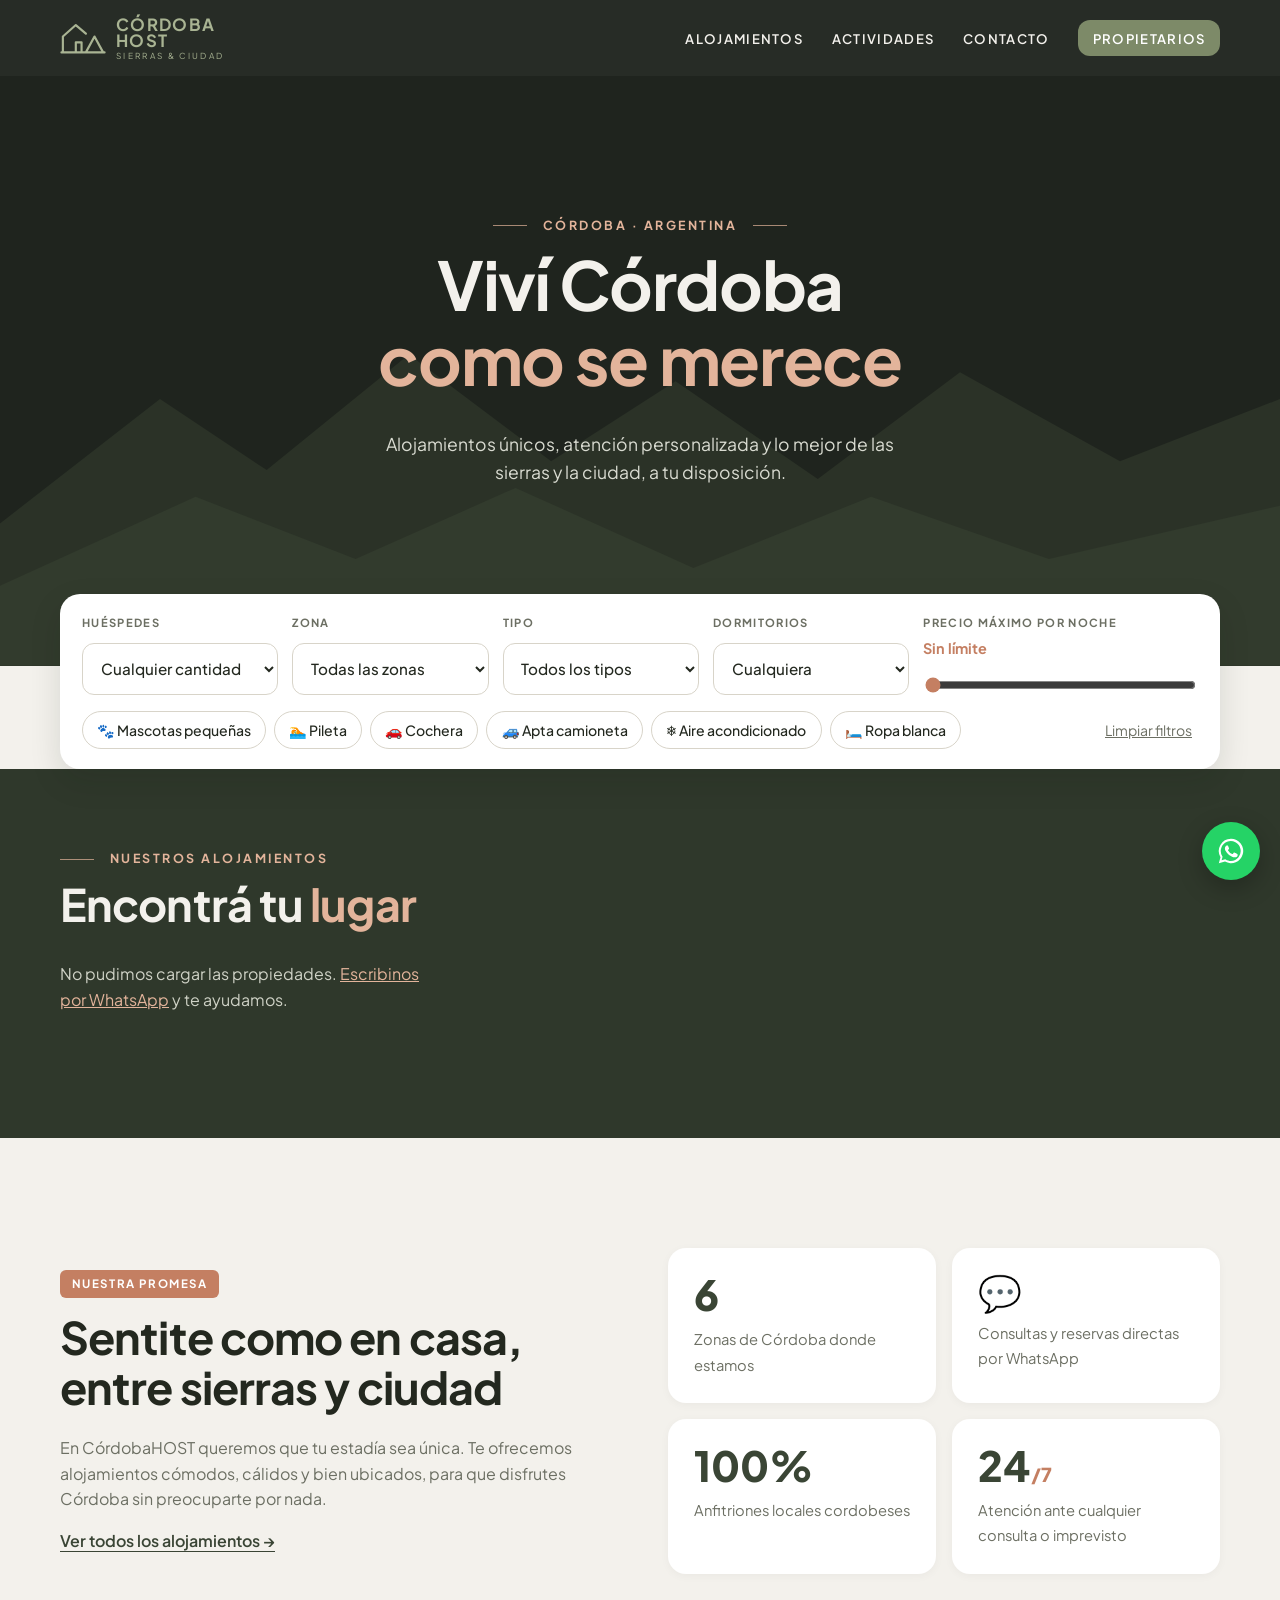
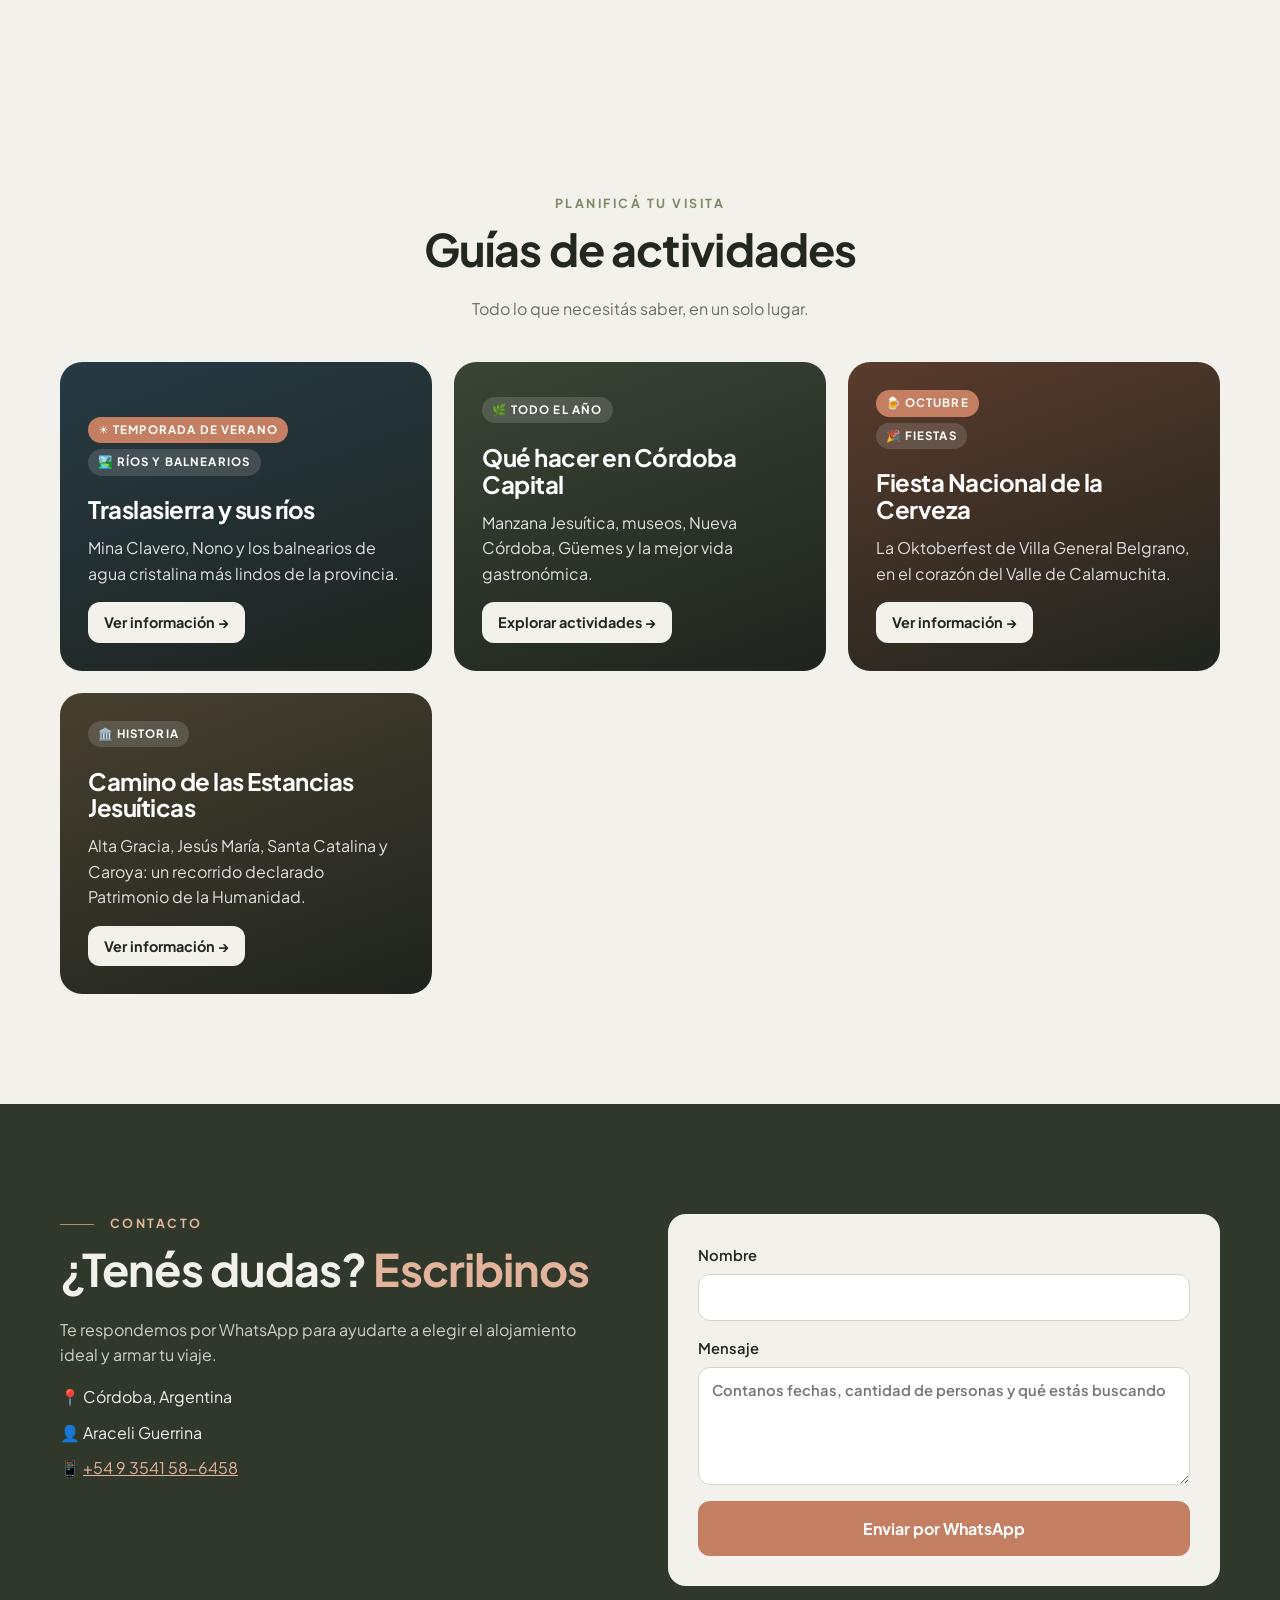
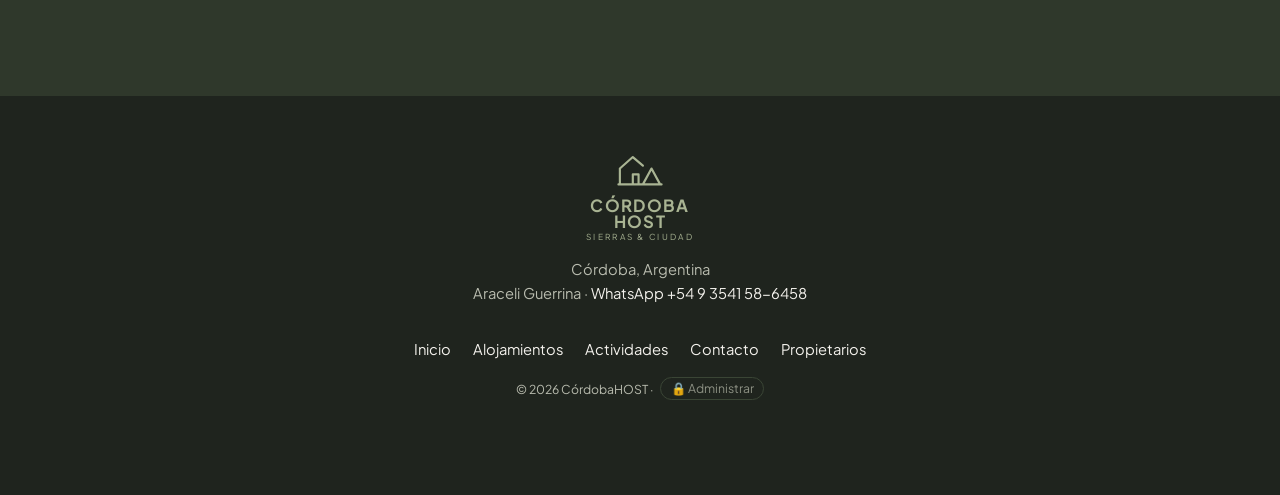
<file: index.html>
<!doctype html>
<html lang="es-AR">
<head>
  <meta charset="utf-8" />
  <meta name="viewport" content="width=device-width, initial-scale=1" />
  <title>CórdobaHOST · Alojamientos en las sierras y la ciudad de Córdoba</title>
  <meta name="description" content="Alojamientos únicos en Córdoba, Argentina, con atención personalizada: Capital, Villa Carlos Paz, Calamuchita, Punilla y Traslasierra." />
  <meta property="og:title" content="CórdobaHOST · Viví Córdoba como se merece" />
  <meta property="og:description" content="Alojamientos cómodos y bien ubicados, atención 24/7 y guías para disfrutar Córdoba." />
  <link rel="preconnect" href="https://fonts.googleapis.com" />
  <link rel="preconnect" href="https://fonts.gstatic.com" crossorigin />
  <link href="https://fonts.googleapis.com/css2?family=Plus+Jakarta+Sans:wght@400;500;600;700;800&display=swap" rel="stylesheet" />
  <link rel="stylesheet" href="styles.css" />
  <link rel="icon" href="favicon.svg" type="image/svg+xml" />
</head>
<body>
  <header class="site-header" id="top">
    <div class="container nav">
      <a href="index.html" class="logo" aria-label="CórdobaHOST inicio">
        <svg viewBox="0 0 64 48" aria-hidden="true"><path d="M4 44 V22 L22 6 L36 18 M22 44 V30 H30 V44 M2 44 H62 M36 44 L48 22 L60 44" /></svg>
        <span class="logo-text"><b>CÓRDOBA</b><b>HOST</b><small>SIERRAS &amp; CIUDAD</small></span>
      </a>
      <button class="nav-toggle" aria-expanded="false" aria-controls="menu" aria-label="Abrir menú">
        <span></span><span></span><span></span>
      </button>
      <nav id="menu" class="menu">
        <a href="#alojamientos">Alojamientos</a>
        <a href="#actividades">Actividades</a>
        <a href="#resenas" class="js-resenas-link" hidden>Reseñas</a>
        <a href="#contacto">Contacto</a>
        <a href="propietarios.html" class="btn btn-sage btn-small">Propietarios</a>
      </nav>
    </div>
  </header>

  <main>
    <!-- HERO -->
    <section class="hero">
      <div class="hero-bg" aria-hidden="true">
        <svg viewBox="0 0 1440 520" preserveAspectRatio="xMidYMax slice">
          <path d="M0 360 L180 220 L300 300 L460 170 L620 290 L760 200 L920 310 L1080 190 L1260 290 L1440 220 V520 H0 Z" fill="#2b3227" />
          <path d="M0 430 L220 330 L400 400 L580 320 L780 410 L980 330 L1180 400 L1440 340 V520 H0 Z" fill="#323b2d" />
        </svg>
      </div>
      <div class="container hero-inner">
        <p class="kicker">Córdoba · Argentina</p>
        <h1>Viví Córdoba<br /><span>como se merece</span></h1>
        <p class="hero-lead">Alojamientos únicos, atención personalizada y lo mejor de las sierras y la ciudad, a tu disposición.</p>
      </div>
    </section>

    <!-- FILTROS -->
    <div class="container">
      <form class="filters" id="filters" aria-label="Filtrar propiedades">
        <div class="f-row">
          <label>Huéspedes
            <select name="huespedes">
              <option value="">Cualquier cantidad</option>
              <option value="1">1 persona</option>
              <option value="2">2 personas</option>
              <option value="3">3 personas</option>
              <option value="4">4 personas</option>
              <option value="5">5 personas</option>
              <option value="6">6 personas</option>
              <option value="7">7 personas</option>
              <option value="8">8 personas</option>
              <option value="9">9 personas</option>
              <option value="10">10 o más</option>
            </select>
          </label>
          <label>Zona<select name="zona"><option value="">Todas las zonas</option></select></label>
          <label>Tipo<select name="tipo"><option value="">Todos los tipos</option></select></label>
          <label>Dormitorios
            <select name="dormitorios">
              <option value="">Cualquiera</option>
              <option value="1">1 dormitorio</option>
              <option value="2">2 dormitorios</option>
              <option value="3">3 dormitorios</option>
              <option value="4">4 o más</option>
            </select>
          </label>
          <label class="f-price">Precio máximo por noche <output id="precioOut">Sin límite</output>
            <input type="range" name="precio" min="0" max="0" step="5000" value="0" />
          </label>
        </div>
        <div class="f-chips" role="group" aria-label="Comodidades">
          <label class="chip"><input type="checkbox" name="mascotas" /> 🐾 Mascotas pequeñas</label>
          <label class="chip"><input type="checkbox" name="pileta" /> 🏊 Pileta</label>
          <label class="chip"><input type="checkbox" name="cochera" /> 🚗 Cochera</label>
          <label class="chip"><input type="checkbox" name="cochera_camioneta" /> 🚙 Apta camioneta</label>
          <label class="chip"><input type="checkbox" name="aire" /> ❄️ Aire acondicionado</label>
          <label class="chip"><input type="checkbox" name="ropa_blanca" /> 🛏️ Ropa blanca</label>
          <button type="reset" class="link-reset">Limpiar filtros</button>
        </div>
      </form>
    </div>

    <!-- ALOJAMIENTOS -->
    <section id="alojamientos" class="section dark catalog">
      <div class="container">
        <p class="kicker left">Nuestros alojamientos</p>
        <div class="catalog-head">
          <h2>Encontrá tu <span class="accent">lugar</span></h2>
          <p class="on-dark" id="resultCount" aria-live="polite"></p>
        </div>
        <div class="props" id="props"></div>
        <div class="empty" id="emptyState" hidden>
          <p>No encontramos propiedades con esos filtros.</p>
          <p class="on-dark">Probá quitando alguno, o escribinos y te ayudamos a encontrar la ideal.</p>
          <div class="empty-actions">
            <button type="button" class="btn btn-light btn-small" id="emptyReset">Limpiar filtros</button>
            <a href="#" class="btn btn-small js-wa">Consultar por WhatsApp</a>
          </div>
        </div>
      </div>
    </section>

    <!-- PROMESA -->
    <section class="section promise">
      <div class="container promise-grid">
        <div>
          <span class="tag">Nuestra promesa</span>
          <h2>Sentite como en casa, entre sierras y ciudad</h2>
          <p class="muted">En CórdobaHOST queremos que tu estadía sea única. Te ofrecemos alojamientos cómodos, cálidos y bien ubicados, para que disfrutes Córdoba sin preocuparte por nada.</p>
          <a href="#alojamientos" class="link-arrow">Ver todos los alojamientos →</a>
        </div>
        <div class="stat-grid">
          <div class="stat"><strong>6</strong><span>Zonas de Córdoba donde estamos</span></div>
          <div class="stat"><strong class="ico">💬</strong><span>Consultas y reservas directas por WhatsApp</span></div>
          <div class="stat"><strong>100%</strong><span>Anfitriones locales cordobeses</span></div>
          <div class="stat"><strong>24<small>/7</small></strong><span>Atención ante cualquier consulta o imprevisto</span></div>
        </div>
      </div>
    </section>

    <!-- ACTIVIDADES -->
    <section id="actividades" class="section">
      <div class="container">
        <p class="kicker center sage">Planificá tu visita</p>
        <h2 class="center">Guías de actividades</h2>
        <p class="center muted">Todo lo que necesitás saber, en un solo lugar.</p>
        <div class="guides">
          <article class="guide g-summer">
            <span class="pill pill-terracota">☀️ Temporada de verano</span>
            <span class="pill">🏞️ Ríos y balnearios</span>
            <h3>Traslasierra y sus ríos</h3>
            <p>Mina Clavero, Nono y los balnearios de agua cristalina más lindos de la provincia.</p>
            <details><summary class="btn btn-light btn-small">Ver información →</summary>
              <ul>
                <li>Los Elefantes y el balneario Nido del Águila, en Mina Clavero.</li>
                <li>El Museo Rocsen, en Nono.</li>
                <li>Cruzá por el Camino de las Altas Cumbres: la vista vale el viaje.</li>
                <li>Llegá temprano en enero: los balnearios se llenan rápido.</li>
              </ul>
            </details>
          </article>
          <article class="guide g-year">
            <span class="pill">🌿 Todo el año</span>
            <h3>Qué hacer en Córdoba Capital</h3>
            <p>Manzana Jesuítica, museos, Nueva Córdoba, Güemes y la mejor vida gastronómica.</p>
            <details><summary class="btn btn-light btn-small">Explorar actividades →</summary>
              <ul>
                <li>La Manzana Jesuítica, Patrimonio de la Humanidad.</li>
                <li>El Paseo de las Artes, en Güemes, los fines de semana.</li>
                <li>El Museo Caraffa y el Paseo del Buen Pastor.</li>
                <li>Un fernet con coca en algún bar de Nueva Córdoba o del Cerro.</li>
              </ul>
            </details>
          </article>
          <article class="guide g-fest">
            <span class="pill pill-terracota">🍺 Octubre</span>
            <span class="pill">🎉 Fiestas</span>
            <h3>Fiesta Nacional de la Cerveza</h3>
            <p>La Oktoberfest de Villa General Belgrano, en el corazón del Valle de Calamuchita.</p>
            <details><summary class="btn btn-light btn-small">Ver información →</summary>
              <ul>
                <li>Reservá con anticipación: es la fecha de mayor demanda del valle.</li>
                <li>Combinala con una visita a La Cumbrecita, el pueblo peatonal.</li>
                <li>Probá la repostería centroeuropea de la zona.</li>
              </ul>
            </details>
          </article>
          <article class="guide g-hist">
            <span class="pill">🏛️ Historia</span>
            <h3>Camino de las Estancias Jesuíticas</h3>
            <p>Alta Gracia, Jesús María, Santa Catalina y Caroya: un recorrido declarado Patrimonio de la Humanidad.</p>
            <details><summary class="btn btn-light btn-small">Ver información →</summary>
              <ul>
                <li>Empezá por Alta Gracia: tiene la estancia y la casa museo del Che.</li>
                <li>Santa Catalina es la más impactante y la menos visitada.</li>
                <li>Revisá los horarios de cada museo antes de ir.</li>
              </ul>
            </details>
          </article>

          <article class="weather" id="weather" aria-live="polite">
            <p class="w-head">📍 Córdoba · En tiempo real</p>
            <div class="w-now"><strong id="wTemp">--°</strong><span id="wDesc">Cargando clima…</span></div>
            <div class="w-days" id="wDays"></div>
          </article>
        </div>
      </div>
    </section>

    <!-- RESEÑAS (se muestra cuando hay reseñas cargadas en script.js) -->
    <section id="resenas" class="section soft" hidden>
      <div class="container">
        <p class="kicker center sage">Lo que dicen nuestros huéspedes</p>
        <h2 class="center">Experiencias que hablan por sí solas</h2>
        <div class="reviews" id="reviews"></div>
      </div>
    </section>

    <!-- CONTACTO -->
    <section id="contacto" class="section dark">
      <div class="container contact-grid">
        <div>
          <p class="kicker left">Contacto</p>
          <h2>¿Tenés dudas? <span class="accent">Escribinos</span></h2>
          <p class="on-dark">Te respondemos por WhatsApp para ayudarte a elegir el alojamiento ideal y armar tu viaje.</p>
          <ul class="contact-list">
            <li>📍 Córdoba, Argentina</li>
            <li>👤 Araceli Guerrina</li>
            <li>📱 <a href="#" class="js-wa">+54 9 3541 58-6458</a></li>
          </ul>
        </div>
        <form id="contactForm" class="contact-form" data-intro="¡Hola CórdobaHOST! Tengo una consulta.">
          <label>Nombre<input name="nombre" required autocomplete="name" /></label>
          <label>Mensaje<textarea name="mensaje" rows="4" placeholder="Contanos fechas, cantidad de personas y qué estás buscando"></textarea></label>
          <button class="btn" type="submit">Enviar por WhatsApp</button>
        </form>
      </div>
    </section>
  </main>

  <footer class="site-footer">
    <div class="container footer-inner">
      <a href="index.html" class="logo logo-footer" aria-label="CórdobaHOST">
        <svg viewBox="0 0 64 48" aria-hidden="true"><path d="M4 44 V22 L22 6 L36 18 M22 44 V30 H30 V44 M2 44 H62 M36 44 L48 22 L60 44" /></svg>
        <span class="logo-text"><b>CÓRDOBA</b><b>HOST</b><small>SIERRAS &amp; CIUDAD</small></span>
      </a>
      <p>Córdoba, Argentina<br />Araceli Guerrina · <a href="#" class="js-wa">WhatsApp +54 9 3541 58-6458</a></p>
      <nav class="footer-nav">
        <a href="index.html">Inicio</a><a href="#alojamientos">Alojamientos</a><a href="#actividades">Actividades</a><a href="#contacto">Contacto</a><a href="propietarios.html">Propietarios</a>
      </nav>
      <small>© <span id="year"></span> CórdobaHOST · <a href="admin.html" class="admin-link">🔒 Administrar</a></small>
    </div>
  </footer>

  <dialog class="modal" id="propModal" aria-labelledby="modalTitle">
    <button class="modal-close" type="button" aria-label="Cerrar">✕</button>
    <div id="modalBody"></div>
  </dialog>

  <a href="#" class="wa-float js-wa" aria-label="Escribinos por WhatsApp">
    <svg viewBox="0 0 32 32" aria-hidden="true"><path d="M16 3a13 13 0 0 0-11.2 19.6L3 29l6.6-1.7A13 13 0 1 0 16 3zm0 23.6c-2 0-4-.6-5.7-1.6l-.4-.2-3.9 1 1-3.8-.3-.4A10.6 10.6 0 1 1 16 26.6zm5.8-7.9c-.3-.2-1.9-.9-2.2-1-.3-.1-.5-.2-.7.2l-1 1.2c-.2.2-.4.2-.7.1a8.7 8.7 0 0 1-4.3-3.8c-.3-.6.3-.5 1-1.7.1-.2 0-.4 0-.6l-1-2.4c-.3-.6-.5-.5-.7-.5h-.6c-.2 0-.6.1-.9.4-.3.3-1.2 1.1-1.2 2.8s1.2 3.2 1.4 3.5c.2.2 2.4 3.6 5.8 5 2.1.9 3 1 4 .8.6-.1 1.9-.8 2.2-1.5.3-.7.3-1.4.2-1.5l-.3-.2z"/></svg>
  </a>

  <script src="data.js"></script>
  <script src="script.js"></script>
</body>
</html>
</file>
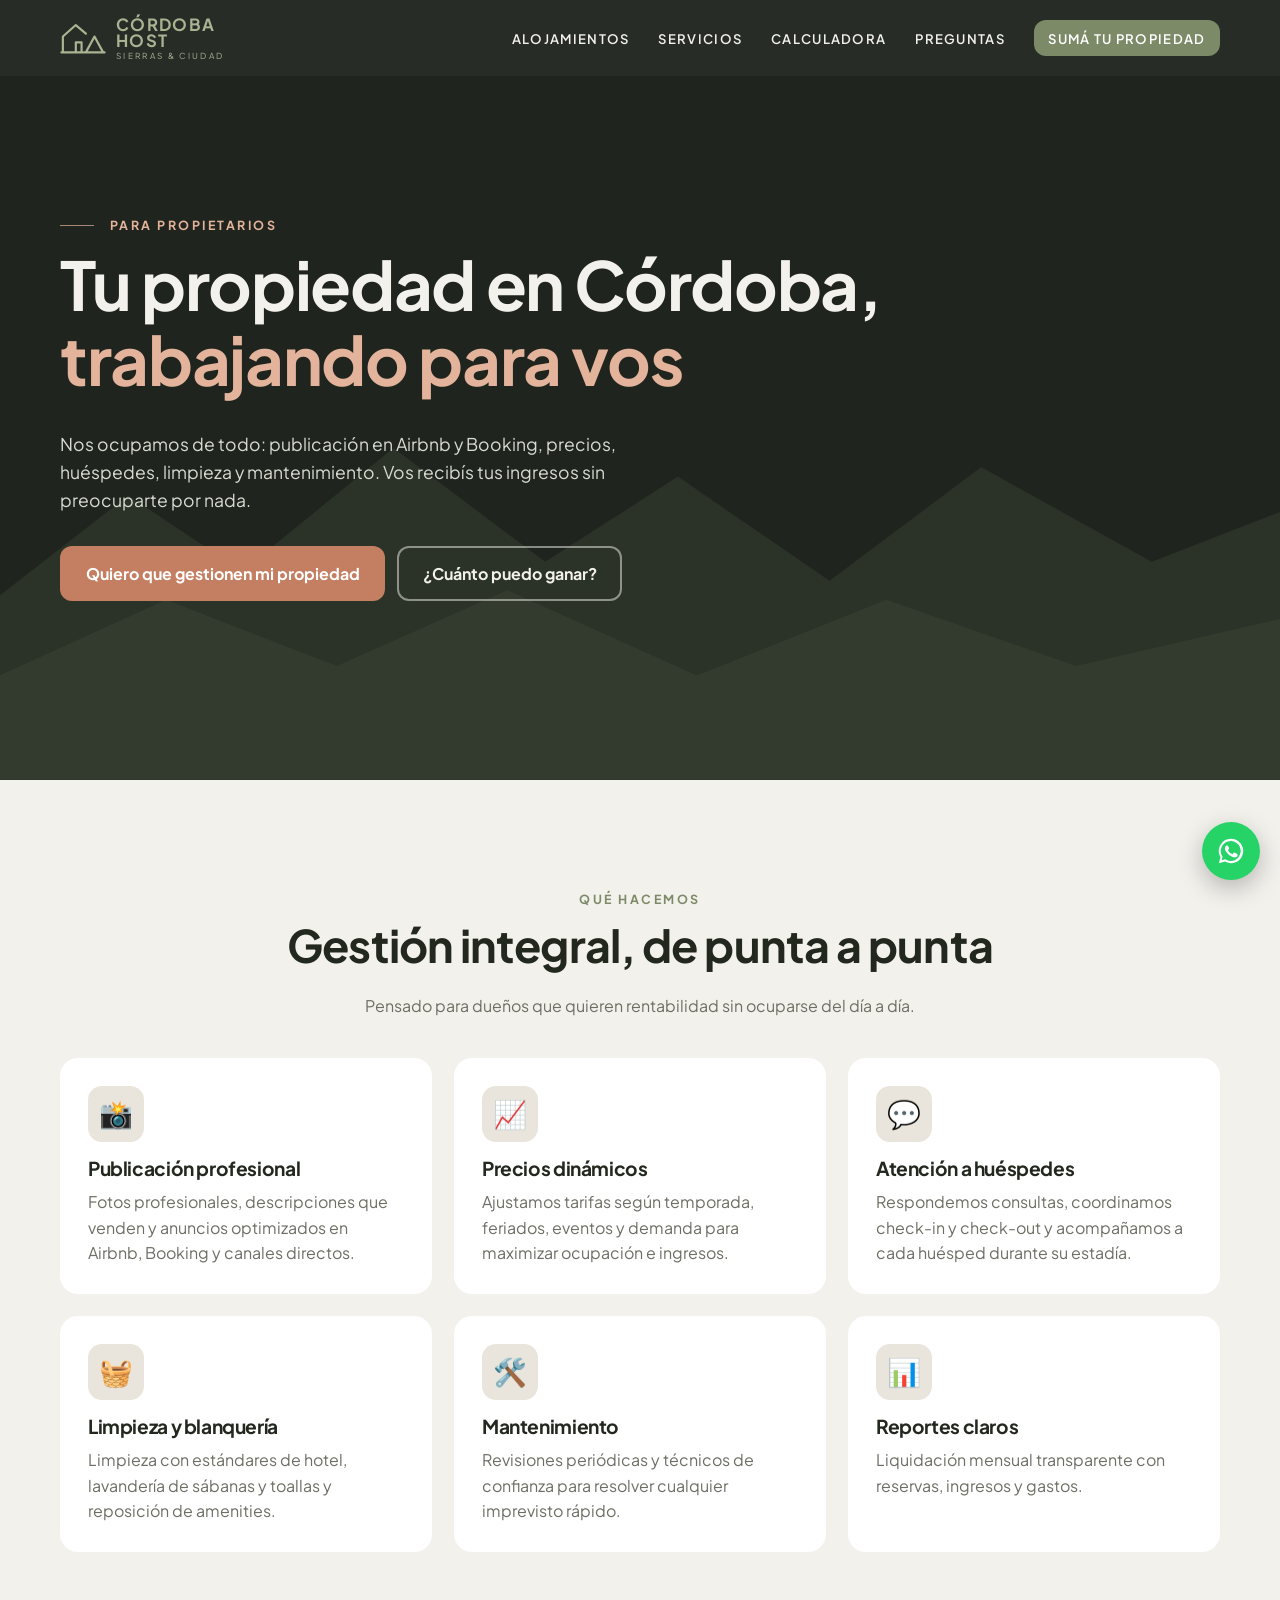
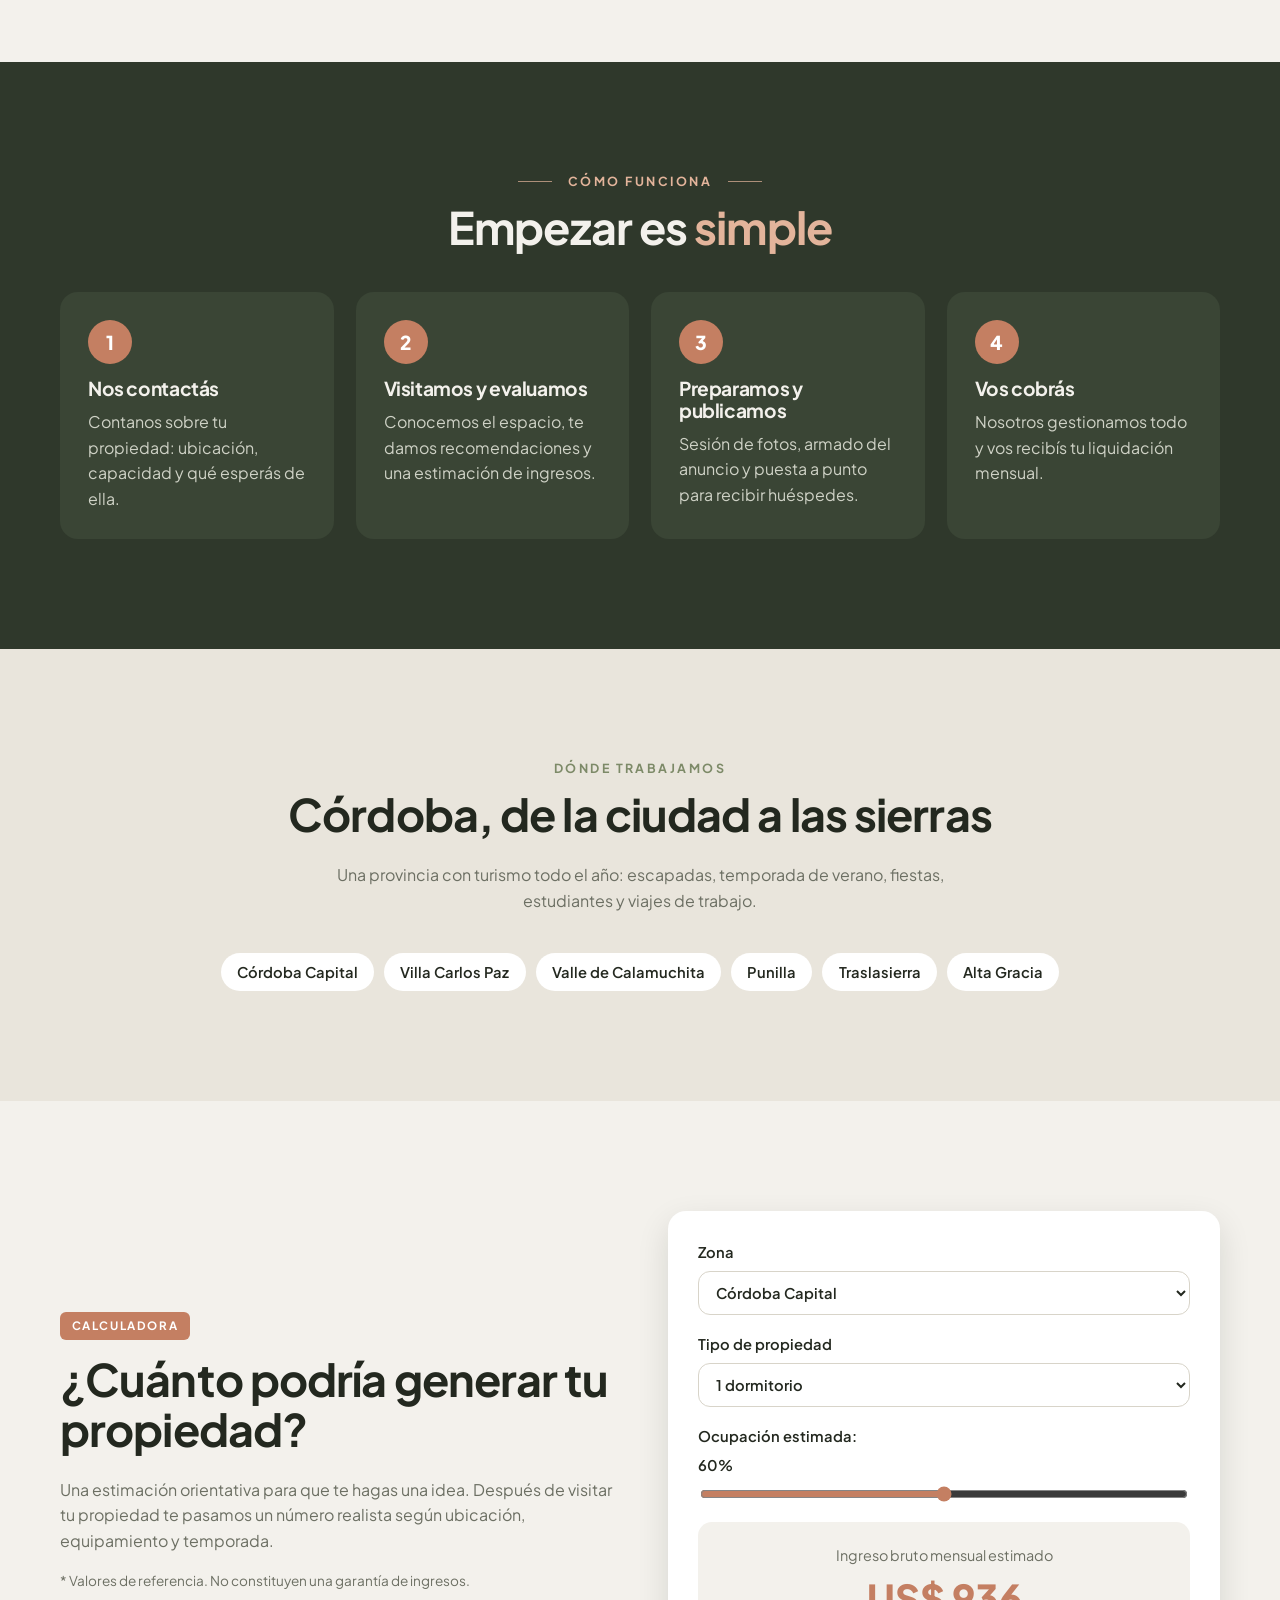
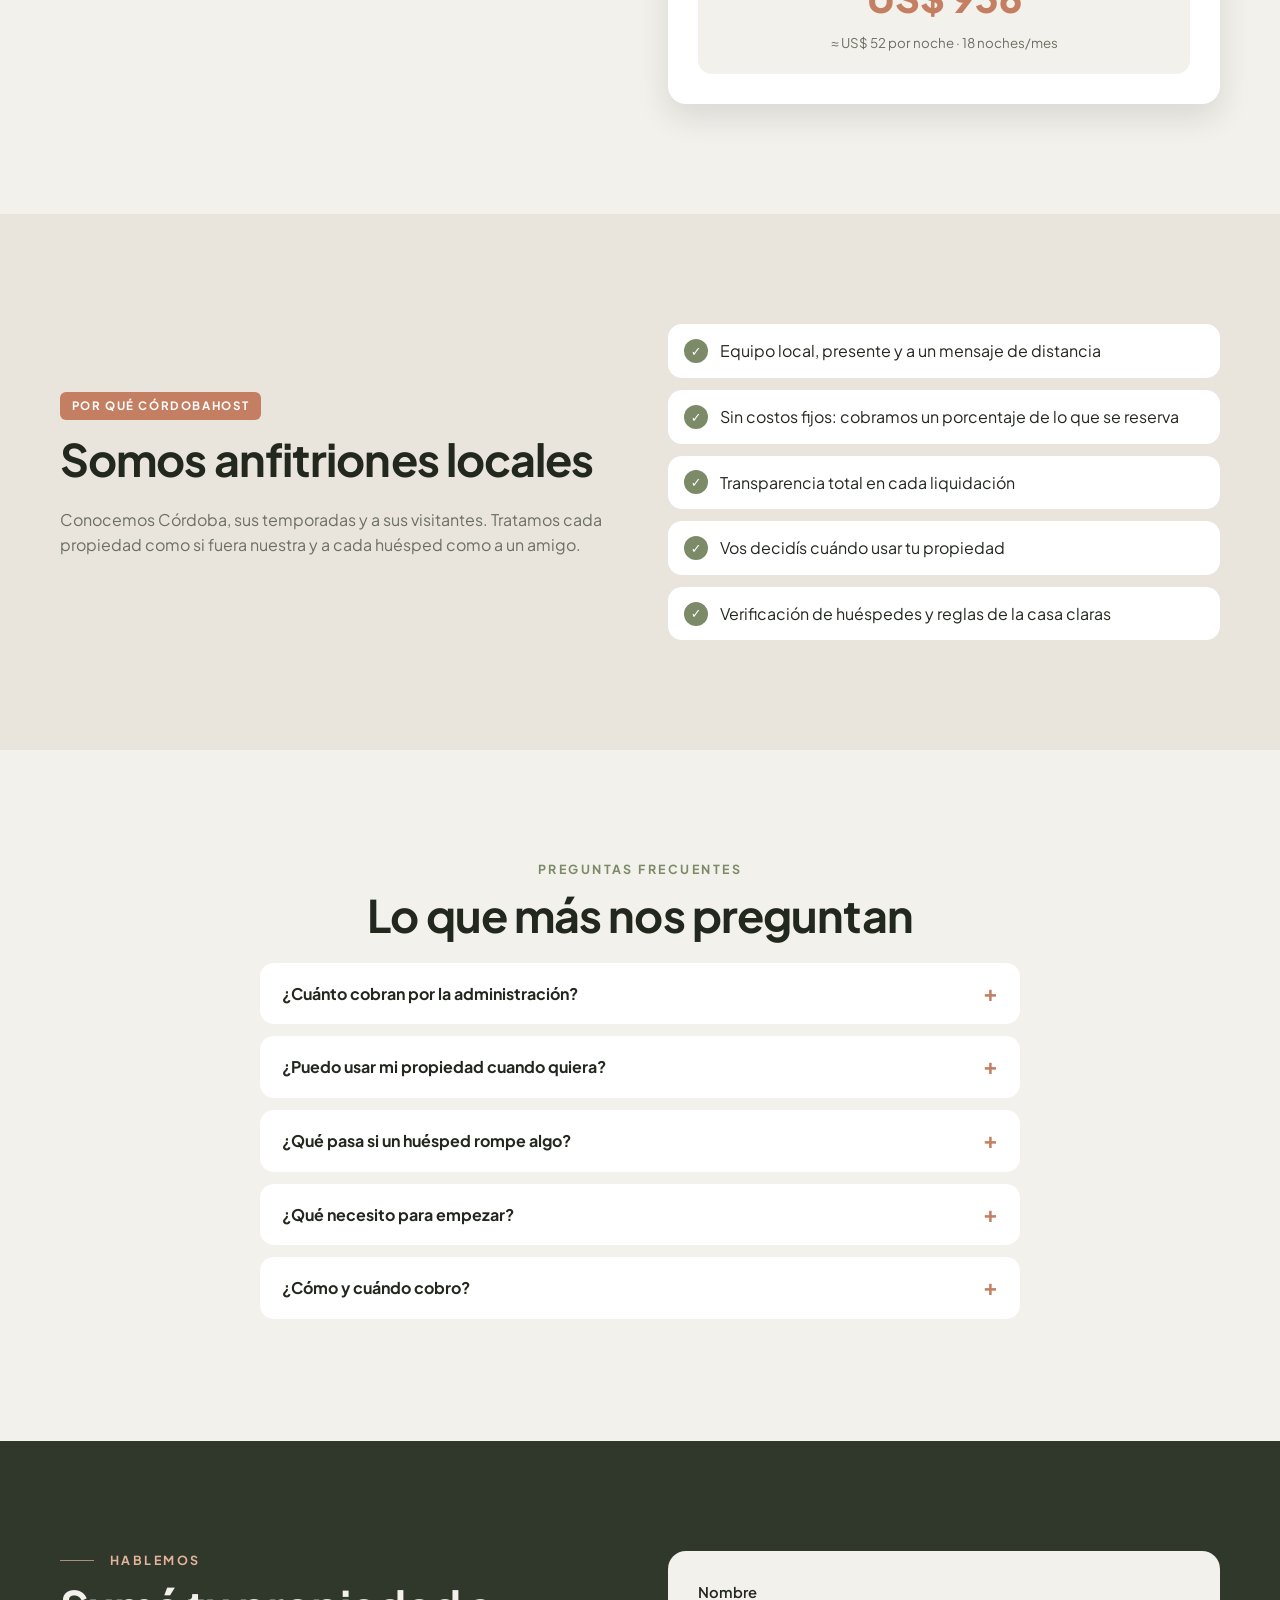
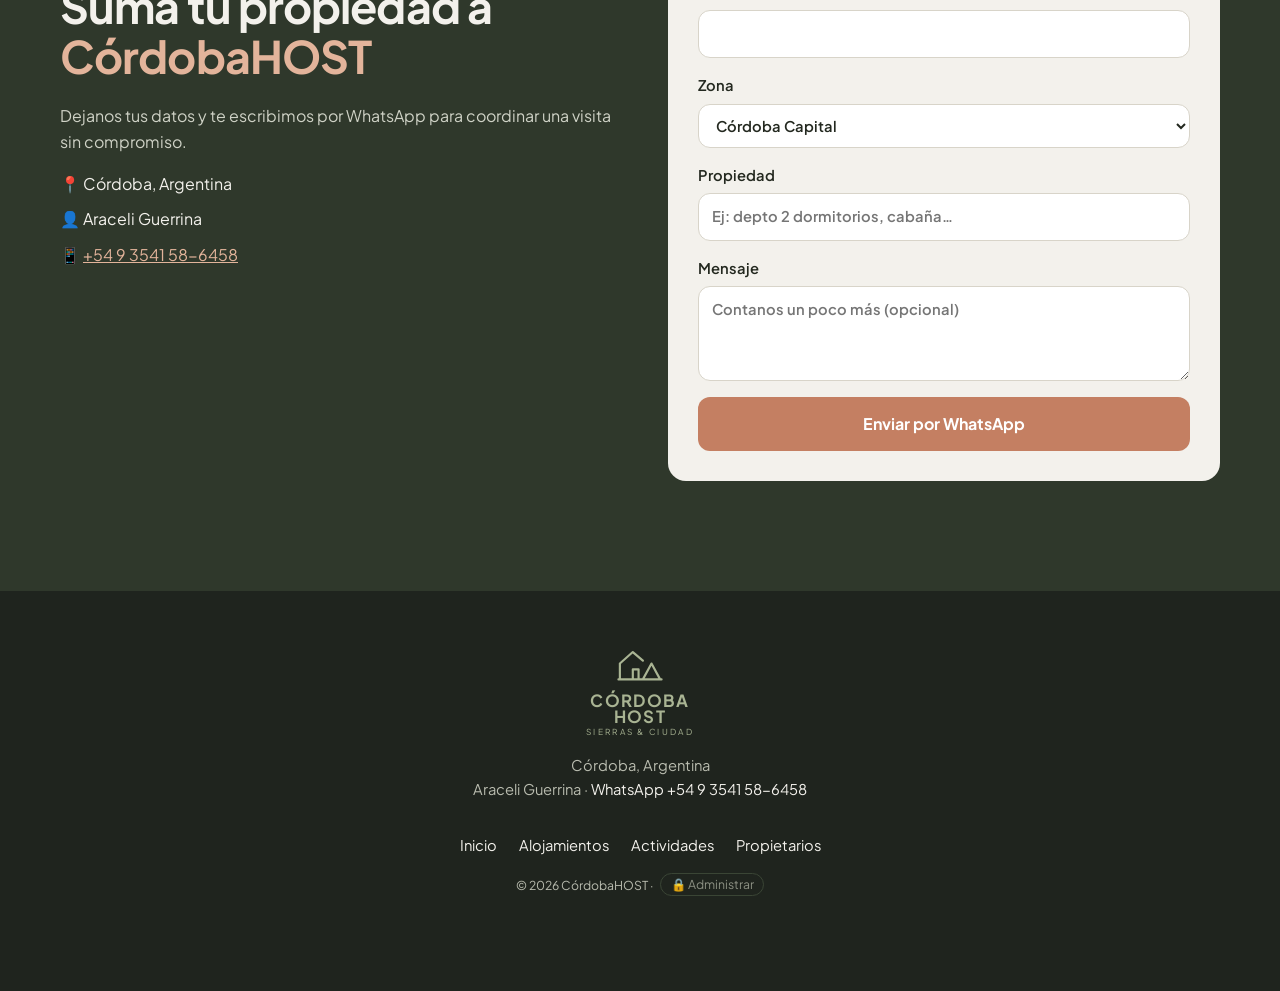
<file: propietarios.html>
<!doctype html>
<html lang="es-AR">
<head>
  <meta charset="utf-8" />
  <meta name="viewport" content="width=device-width, initial-scale=1" />
  <title>Propietarios · CórdobaHOST, administración de alquileres temporarios</title>
  <meta name="description" content="Gestionamos tu propiedad en Airbnb y Booking en Córdoba: publicación, precios, huéspedes, limpieza y mantenimiento." />
  <link rel="preconnect" href="https://fonts.googleapis.com" />
  <link rel="preconnect" href="https://fonts.gstatic.com" crossorigin />
  <link href="https://fonts.googleapis.com/css2?family=Plus+Jakarta+Sans:wght@400;500;600;700;800&display=swap" rel="stylesheet" />
  <link rel="stylesheet" href="styles.css" />
  <link rel="icon" href="favicon.svg" type="image/svg+xml" />
</head>
<body>
  <header class="site-header" id="top">
    <div class="container nav">
      <a href="index.html" class="logo" aria-label="CórdobaHOST inicio">
        <svg viewBox="0 0 64 48" aria-hidden="true"><path d="M4 44 V22 L22 6 L36 18 M22 44 V30 H30 V44 M2 44 H62 M36 44 L48 22 L60 44" /></svg>
        <span class="logo-text"><b>CÓRDOBA</b><b>HOST</b><small>SIERRAS &amp; CIUDAD</small></span>
      </a>
      <button class="nav-toggle" aria-expanded="false" aria-controls="menu" aria-label="Abrir menú">
        <span></span><span></span><span></span>
      </button>
      <nav id="menu" class="menu">
        <a href="index.html#alojamientos">Alojamientos</a>
        <a href="#servicios">Servicios</a>
        <a href="#calculadora">Calculadora</a>
        <a href="#faq">Preguntas</a>
        <a href="#contacto" class="btn btn-sage btn-small">Sumá tu propiedad</a>
      </nav>
    </div>
  </header>

  <main>
    <section class="hero hero-left">
      <div class="hero-bg" aria-hidden="true">
        <svg viewBox="0 0 1440 520" preserveAspectRatio="xMidYMax slice">
          <path d="M0 360 L180 220 L300 300 L460 170 L620 290 L760 200 L920 310 L1080 190 L1260 290 L1440 220 V520 H0 Z" fill="#2b3227" />
          <path d="M0 430 L220 330 L400 400 L580 320 L780 410 L980 330 L1180 400 L1440 340 V520 H0 Z" fill="#323b2d" />
        </svg>
      </div>
      <div class="container hero-inner">
        <p class="kicker">Para propietarios</p>
        <h1>Tu propiedad en Córdoba,<br /><span>trabajando para vos</span></h1>
        <p class="hero-lead">Nos ocupamos de todo: publicación en Airbnb y Booking, precios, huéspedes, limpieza y mantenimiento. Vos recibís tus ingresos sin preocuparte por nada.</p>
        <div class="hero-ctas">
          <a href="#contacto" class="btn">Quiero que gestionen mi propiedad</a>
          <a href="#calculadora" class="btn btn-ghost">¿Cuánto puedo ganar?</a>
        </div>
      </div>
    </section>

    <!-- SERVICIOS -->
    <section id="servicios" class="section">
      <div class="container">
        <p class="kicker center sage">Qué hacemos</p>
        <h2 class="center">Gestión integral, de punta a punta</h2>
        <p class="section-lead center">Pensado para dueños que quieren rentabilidad sin ocuparse del día a día.</p>
        <div class="cards">
          <article class="card"><div class="icon">📸</div><h3>Publicación profesional</h3><p>Fotos profesionales, descripciones que venden y anuncios optimizados en Airbnb, Booking y canales directos.</p></article>
          <article class="card"><div class="icon">📈</div><h3>Precios dinámicos</h3><p>Ajustamos tarifas según temporada, feriados, eventos y demanda para maximizar ocupación e ingresos.</p></article>
          <article class="card"><div class="icon">💬</div><h3>Atención a huéspedes</h3><p>Respondemos consultas, coordinamos check-in y check-out y acompañamos a cada huésped durante su estadía.</p></article>
          <article class="card"><div class="icon">🧺</div><h3>Limpieza y blanquería</h3><p>Limpieza con estándares de hotel, lavandería de sábanas y toallas y reposición de amenities.</p></article>
          <article class="card"><div class="icon">🛠️</div><h3>Mantenimiento</h3><p>Revisiones periódicas y técnicos de confianza para resolver cualquier imprevisto rápido.</p></article>
          <article class="card"><div class="icon">📊</div><h3>Reportes claros</h3><p>Liquidación mensual transparente con reservas, ingresos y gastos.</p></article>
        </div>
      </div>
    </section>

    <!-- CÓMO FUNCIONA -->
    <section class="section dark">
      <div class="container">
        <p class="kicker">Cómo funciona</p>
        <h2 class="center">Empezar es <span class="accent">simple</span></h2>
        <ol class="steps">
          <li><span class="step-n">1</span><h3>Nos contactás</h3><p>Contanos sobre tu propiedad: ubicación, capacidad y qué esperás de ella.</p></li>
          <li><span class="step-n">2</span><h3>Visitamos y evaluamos</h3><p>Conocemos el espacio, te damos recomendaciones y una estimación de ingresos.</p></li>
          <li><span class="step-n">3</span><h3>Preparamos y publicamos</h3><p>Sesión de fotos, armado del anuncio y puesta a punto para recibir huéspedes.</p></li>
          <li><span class="step-n">4</span><h3>Vos cobrás</h3><p>Nosotros gestionamos todo y vos recibís tu liquidación mensual.</p></li>
        </ol>
      </div>
    </section>

    <!-- ZONAS -->
    <section class="section soft">
      <div class="container">
        <p class="kicker center sage">Dónde trabajamos</p>
        <h2 class="center">Córdoba, de la ciudad a las sierras</h2>
        <p class="section-lead center">Una provincia con turismo todo el año: escapadas, temporada de verano, fiestas, estudiantes y viajes de trabajo.</p>
        <div class="zones">
          <span>Córdoba Capital</span><span>Villa Carlos Paz</span><span>Valle de Calamuchita</span><span>Punilla</span><span>Traslasierra</span><span>Alta Gracia</span>
        </div>
      </div>
    </section>

    <!-- CALCULADORA -->
    <section id="calculadora" class="section">
      <div class="container split">
        <div>
          <span class="tag">Calculadora</span>
          <h2>¿Cuánto podría generar tu propiedad?</h2>
          <p class="muted">Una estimación orientativa para que te hagas una idea. Después de visitar tu propiedad te pasamos un número realista según ubicación, equipamiento y temporada.</p>
          <p class="fine">* Valores de referencia. No constituyen una garantía de ingresos.</p>
        </div>
        <form class="calc" id="calc" novalidate>
          <label>Zona
            <select name="zona">
              <option value="capital">Córdoba Capital</option>
              <option value="carlospaz">Villa Carlos Paz</option>
              <option value="calamuchita">Valle de Calamuchita</option>
              <option value="punilla">Punilla</option>
              <option value="traslasierra">Traslasierra</option>
              <option value="altagracia">Alta Gracia</option>
            </select>
          </label>
          <label>Tipo de propiedad
            <select name="tipo">
              <option value="1">Monoambiente</option>
              <option value="1.3" selected>1 dormitorio</option>
              <option value="1.7">2 dormitorios</option>
              <option value="2.2">3 dormitorios o más / casa</option>
            </select>
          </label>
          <label>Ocupación estimada: <output id="ocupOut">60%</output>
            <input type="range" name="ocupacion" min="30" max="90" value="60" step="5" />
          </label>
          <div class="calc-result">
            <span>Ingreso bruto mensual estimado</span>
            <strong id="calcTotal">—</strong>
            <small id="calcNoche"></small>
          </div>
        </form>
      </div>
    </section>

    <!-- POR QUÉ -->
    <section class="section soft">
      <div class="container split">
        <div>
          <span class="tag">Por qué CórdobaHOST</span>
          <h2>Somos anfitriones locales</h2>
          <p class="muted">Conocemos Córdoba, sus temporadas y a sus visitantes. Tratamos cada propiedad como si fuera nuestra y a cada huésped como a un amigo.</p>
        </div>
        <ul class="checks">
          <li>Equipo local, presente y a un mensaje de distancia</li>
          <li>Sin costos fijos: cobramos un porcentaje de lo que se reserva</li>
          <li>Transparencia total en cada liquidación</li>
          <li>Vos decidís cuándo usar tu propiedad</li>
          <li>Verificación de huéspedes y reglas de la casa claras</li>
        </ul>
      </div>
    </section>

    <!-- FAQ -->
    <section id="faq" class="section faq">
      <div class="container narrow">
        <p class="kicker center sage">Preguntas frecuentes</p>
        <h2 class="center">Lo que más nos preguntan</h2>
        <details><summary>¿Cuánto cobran por la administración?</summary><p>Trabajamos con una comisión sobre las reservas efectivamente cobradas. No hay costos fijos: si tu propiedad no genera, nosotros tampoco. Te pasamos el porcentaje exacto después de conocer tu propiedad.</p></details>
        <details><summary>¿Puedo usar mi propiedad cuando quiera?</summary><p>Sí. Bloqueamos las fechas que nos indiques en el calendario, con la anticipación que acordemos.</p></details>
        <details><summary>¿Qué pasa si un huésped rompe algo?</summary><p>Documentamos el estado de la propiedad en cada check-out y gestionamos el reclamo ante la plataforma o el huésped. Coordinamos la reparación para que la propiedad vuelva a estar lista cuanto antes.</p></details>
        <details><summary>¿Qué necesito para empezar?</summary><p>Una propiedad equipada (o con ganas de equiparla, te asesoramos) en alguna de nuestras zonas. Nos encargamos del resto.</p></details>
        <details><summary>¿Cómo y cuándo cobro?</summary><p>Recibís una liquidación mensual con el detalle de reservas, ingresos y gastos, y la transferencia a tu cuenta.</p></details>
      </div>
    </section>

    <!-- CONTACTO -->
    <section id="contacto" class="section dark">
      <div class="container contact-grid">
        <div>
          <p class="kicker left">Hablemos</p>
          <h2>Sumá tu propiedad a <span class="accent">CórdobaHOST</span></h2>
          <p class="on-dark">Dejanos tus datos y te escribimos por WhatsApp para coordinar una visita sin compromiso.</p>
          <ul class="contact-list">
            <li>📍 Córdoba, Argentina</li>
            <li>👤 Araceli Guerrina</li>
            <li>📱 <a href="#" class="js-wa">+54 9 3541 58-6458</a></li>
          </ul>
        </div>
        <form id="contactForm" class="contact-form" data-intro="¡Hola CórdobaHOST! Quiero sumar mi propiedad.">
          <label>Nombre<input name="nombre" required autocomplete="name" /></label>
          <label>Zona
            <select name="zona">
              <option>Córdoba Capital</option><option>Villa Carlos Paz</option><option>Valle de Calamuchita</option>
              <option>Punilla</option><option>Traslasierra</option><option>Alta Gracia</option><option>Otra</option>
            </select>
          </label>
          <label>Propiedad<input name="tipo" placeholder="Ej: depto 2 dormitorios, cabaña…" /></label>
          <label>Mensaje<textarea name="mensaje" rows="3" placeholder="Contanos un poco más (opcional)"></textarea></label>
          <button class="btn" type="submit">Enviar por WhatsApp</button>
        </form>
      </div>
    </section>
  </main>

  <footer class="site-footer">
    <div class="container footer-inner">
      <a href="index.html" class="logo logo-footer" aria-label="CórdobaHOST">
        <svg viewBox="0 0 64 48" aria-hidden="true"><path d="M4 44 V22 L22 6 L36 18 M22 44 V30 H30 V44 M2 44 H62 M36 44 L48 22 L60 44" /></svg>
        <span class="logo-text"><b>CÓRDOBA</b><b>HOST</b><small>SIERRAS &amp; CIUDAD</small></span>
      </a>
      <p>Córdoba, Argentina<br />Araceli Guerrina · <a href="#" class="js-wa">WhatsApp +54 9 3541 58-6458</a></p>
      <nav class="footer-nav">
        <a href="index.html">Inicio</a><a href="index.html#alojamientos">Alojamientos</a><a href="index.html#actividades">Actividades</a><a href="propietarios.html">Propietarios</a>
      </nav>
      <small>© <span id="year"></span> CórdobaHOST · <a href="admin.html" class="admin-link">🔒 Administrar</a></small>
    </div>
  </footer>

  <a href="#" class="wa-float js-wa" aria-label="Escribinos por WhatsApp">
    <svg viewBox="0 0 32 32" aria-hidden="true"><path d="M16 3a13 13 0 0 0-11.2 19.6L3 29l6.6-1.7A13 13 0 1 0 16 3zm0 23.6c-2 0-4-.6-5.7-1.6l-.4-.2-3.9 1 1-3.8-.3-.4A10.6 10.6 0 1 1 16 26.6zm5.8-7.9c-.3-.2-1.9-.9-2.2-1-.3-.1-.5-.2-.7.2l-1 1.2c-.2.2-.4.2-.7.1a8.7 8.7 0 0 1-4.3-3.8c-.3-.6.3-.5 1-1.7.1-.2 0-.4 0-.6l-1-2.4c-.3-.6-.5-.5-.7-.5h-.6c-.2 0-.6.1-.9.4-.3.3-1.2 1.1-1.2 2.8s1.2 3.2 1.4 3.5c.2.2 2.4 3.6 5.8 5 2.1.9 3 1 4 .8.6-.1 1.9-.8 2.2-1.5.3-.7.3-1.4.2-1.5l-.3-.2z"/></svg>
  </a>

  <script src="data.js"></script>
  <script src="script.js"></script>
</body>
</html>
</file>
<file: styles.css>
:root {
  --night: #1f241e;
  --forest: #2f382b;
  --forest-2: #3a4535;
  --sage: #7d8a68;
  --sage-light: #a9b493;
  --terracota: #c47f62;
  --terracota-light: #e3b49b;
  --cream: #f3f1ec;
  --cream-2: #e9e5dc;
  --ink: #23281f;
  --muted: #6c6f63;
  --radius: 18px;
  --shadow: 0 12px 32px rgba(20, 25, 18, .12);
  --font: "Plus Jakarta Sans", system-ui, sans-serif;
}

* { box-sizing: border-box; }
html { scroll-behavior: smooth; scroll-padding-top: 84px; }
body { margin: 0; font-family: var(--font); color: var(--ink); background: var(--cream); line-height: 1.6; -webkit-font-smoothing: antialiased; }
img, svg { display: block; max-width: 100%; }
a { color: inherit; }
[hidden] { display: none !important; }
h1, h2, h3 { line-height: 1.12; margin: 0 0 .5em; letter-spacing: -.02em; font-weight: 700; }
h1 { font-size: clamp(2.4rem, 6vw, 4.2rem); }
h2 { font-size: clamp(1.9rem, 4vw, 2.8rem); }
h3 { font-size: 1.2rem; }
p { margin: 0 0 1em; }

.container { width: min(1160px, 100% - 32px); margin-inline: auto; }
.narrow { width: min(760px, 100% - 32px); }
.center { text-align: center; }
.muted { color: var(--muted); }
.accent { color: var(--terracota-light); }
.section { padding: clamp(64px, 9vw, 110px) 0; }
.section.dark { background: var(--forest); color: var(--cream); }
.section.soft { background: var(--cream-2); }
.on-dark { color: #cfd2c6; }

.kicker {
  text-transform: uppercase; letter-spacing: .2em; font-size: .78rem; font-weight: 700;
  color: var(--terracota-light); display: flex; align-items: center; justify-content: center; gap: 16px; margin-bottom: .8em;
}
.kicker::before, .kicker::after { content: ""; width: 34px; height: 1px; background: currentColor; opacity: .7; }
.kicker.left { justify-content: flex-start; }
.kicker.left::after { display: none; }
.kicker.sage { color: var(--sage); }
.kicker.center::before, .kicker.center::after { display: none; }
.tag { display: inline-block; background: var(--terracota); color: #fff; text-transform: uppercase; letter-spacing: .14em; font-size: .72rem; font-weight: 700; padding: .45em 1em; border-radius: 6px; margin-bottom: 1.2em; }
.link-arrow { color: var(--forest-2); font-weight: 600; text-decoration: underline; text-underline-offset: 4px; }

/* Botones */
.btn {
  display: inline-block; background: var(--terracota); color: #fff; text-decoration: none;
  font: inherit; font-weight: 700; padding: .9em 1.6em; border-radius: 12px; border: 0;
  cursor: pointer; transition: transform .2s, filter .2s; text-align: center;
}
.btn:hover { filter: brightness(1.07); transform: translateY(-1px); }
.btn-dark { background: var(--forest-2); }
.btn-sage { background: var(--sage); }
.btn-light { background: var(--cream); color: var(--ink); }
.btn-small { padding: .6em 1.1em; font-size: .9rem; }
.btn-block { display: block; width: 100%; }
.btn-ghost { background: transparent; color: var(--cream); box-shadow: inset 0 0 0 2px rgba(243,241,236,.5); }

/* Header */
.site-header { position: sticky; top: 0; z-index: 50; background: rgba(31, 36, 30, .96); backdrop-filter: blur(10px); color: var(--cream); }
.nav { display: flex; align-items: center; justify-content: space-between; height: 76px; }
.logo { display: flex; align-items: center; gap: 10px; text-decoration: none; }
.logo svg { width: 46px; height: 36px; fill: none; stroke: var(--sage-light); stroke-width: 3; stroke-linejoin: round; stroke-linecap: round; }
.logo-text { display: grid; line-height: .95; color: var(--sage-light); }
.logo-text b { font-size: 1.05rem; letter-spacing: .08em; font-weight: 700; }
.logo-text small { font-size: .52rem; letter-spacing: .28em; margin-top: 3px; }
.menu { display: flex; align-items: center; gap: 1.8rem; }
.menu a { text-decoration: none; text-transform: uppercase; letter-spacing: .1em; font-size: .82rem; font-weight: 600; }
.menu a:not(.btn):hover { color: var(--terracota-light); }
.nav-toggle { display: none; background: none; border: 0; padding: 8px; cursor: pointer; }
.nav-toggle span { display: block; width: 24px; height: 2px; background: var(--cream); margin: 5px 0; }

/* Hero */
.hero { position: relative; background: var(--night); color: var(--cream); padding: clamp(70px, 11vw, 140px) 0 clamp(120px, 14vw, 180px); overflow: hidden; text-align: center; }
.hero-bg { position: absolute; inset: auto 0 0 0; height: 70%; }
.hero-bg svg { width: 100%; height: 100%; }
.hero-inner { position: relative; }
.hero h1 span { color: var(--terracota-light); }
.hero-lead { max-width: 560px; margin: 0 auto; color: #d9dbd1; font-size: 1.1rem; }
.hero.hero-left { text-align: left; }
.hero.hero-left .kicker { justify-content: flex-start; }
.hero.hero-left .kicker::after { display: none; }
.hero.hero-left .hero-lead { margin: 0; }
.hero-ctas { display: flex; flex-wrap: wrap; gap: 12px; margin-top: 2em; }

/* Filtros */
.filters {
  position: relative; z-index: 2; margin-top: -72px; background: #fff; border-radius: 20px; box-shadow: var(--shadow);
  padding: 20px 22px; display: grid; gap: 16px;
}
.f-row { display: grid; grid-template-columns: repeat(4, minmax(0, 1fr)) minmax(0, 1.4fr); gap: 14px; }
.f-row > label { min-width: 0; }
.filters select { width: 100%; min-width: 0; }
.filters label { font-size: .7rem; text-transform: uppercase; letter-spacing: .12em; font-weight: 700; color: var(--muted); }
.filters select { text-transform: none; letter-spacing: 0; font-size: .95rem; font-weight: 500; }
.f-price output { text-transform: none; letter-spacing: 0; color: var(--terracota); font-size: .9rem; }
.f-price input { margin-top: 10px; }
.f-chips { display: flex; flex-wrap: wrap; gap: 8px; align-items: center; }
.chip { display: inline-flex !important; align-items: center; gap: 6px; padding: .5em 1em; border: 1px solid #d8d4c9; border-radius: 999px; cursor: pointer; text-transform: none !important; letter-spacing: 0 !important; font-size: .88rem !important; color: var(--ink) !important; font-weight: 500 !important; user-select: none; transition: background .15s, border-color .15s; }
.chip input { position: absolute; opacity: 0; pointer-events: none; }
.chip:has(input:checked) { background: var(--forest-2); border-color: var(--forest-2); color: #fff !important; }
.chip:has(input:focus-visible) { outline: 2px solid var(--terracota); outline-offset: 2px; }
.link-reset { margin-left: auto; background: none; border: 0; font: inherit; font-size: .88rem; color: var(--muted); text-decoration: underline; cursor: pointer; }

/* Formularios */
label { display: grid; gap: 6px; font-weight: 600; font-size: .92rem; }
select, input, textarea { font: inherit; padding: .75em .9em; border: 1px solid #d8d4c9; border-radius: 12px; background: #fff; color: var(--ink); }
select:focus-visible, input:focus-visible, textarea:focus-visible { outline: 2px solid var(--terracota); outline-offset: 1px; }
input[type="range"] { padding: 0; accent-color: var(--terracota); border: 0; }

/* Promesa */
.promise-grid { display: grid; grid-template-columns: 1fr 1fr; gap: 56px; align-items: center; }
.stat-grid { display: grid; grid-template-columns: 1fr 1fr; gap: 16px; }
.stat { background: #fff; border-radius: var(--radius); padding: 26px; box-shadow: 0 2px 10px rgba(0,0,0,.04); }
.stat strong { display: block; font-size: 2.6rem; font-weight: 800; color: var(--forest-2); line-height: 1; margin-bottom: 10px; }
.stat strong small { font-size: 1.2rem; color: var(--terracota); }
.stat .ico { font-size: 2.2rem; }
.stat span { color: var(--muted); font-size: .92rem; }

/* Alojamientos */
.catalog { padding-top: clamp(56px, 7vw, 80px); }
.catalog-head { display: flex; justify-content: space-between; align-items: baseline; gap: 16px; flex-wrap: wrap; }
.catalog-head h2 { margin: 0; }
.catalog-head p { margin: 0; }
.catalog a { color: var(--terracota-light); }
.props { display: grid; grid-template-columns: repeat(3, 1fr); gap: 24px; margin-top: 2em; }
.prop { background: var(--cream); color: var(--ink); border-radius: var(--radius); overflow: hidden; display: flex; flex-direction: column; }
.prop-img { position: relative; aspect-ratio: 4 / 3; background: var(--cream-2); border: 0; padding: 0; cursor: pointer; display: block; width: 100%; font: inherit; }
.prop-img img { width: 100%; height: 100%; object-fit: cover; transition: transform .4s; }
.prop-img:hover img { transform: scale(1.03); }
.prop-img.no-photo, .g-main.no-photo { display: grid; place-items: center; background: linear-gradient(135deg, var(--sage), var(--forest-2)); color: rgba(255,255,255,.75); font-weight: 600; font-size: .9rem; }
.badge { position: absolute; top: 14px; left: 14px; background: rgba(125, 138, 104, .95); color: #fff; font-size: .72rem; font-weight: 700; padding: .45em .9em; border-radius: 999px; letter-spacing: .04em; }
.badge-demo { left: auto; right: 14px; background: rgba(196, 127, 98, .95); }
.badge-count { top: auto; bottom: 14px; left: auto; right: 14px; background: rgba(31, 36, 30, .75); }
.prop-body { padding: 22px; display: flex; flex-direction: column; flex: 1; }
.prop-zone { text-transform: uppercase; letter-spacing: .14em; font-size: .72rem; font-weight: 700; color: var(--muted); margin-bottom: .4em; }
.prop-facts { color: var(--muted); font-size: .92rem; margin-bottom: .5em; }
.prop-icons { display: flex; gap: 8px; font-size: 1.1rem; margin-bottom: .6em; }
.prop-foot { margin-top: auto; border-top: 1px solid var(--cream-2); padding-top: 14px; margin-bottom: 14px; font-size: 1.05rem; }
.prop-foot small, .m-foot small { color: var(--muted); font-size: .8rem; }
.prop-foot .extra, .m-foot .extra { display: block; color: var(--terracota); font-weight: 600; margin-top: 2px; }
.prop-foot .nota, .m-foot .nota { display: block; margin-top: 2px; }
.prop-actions { display: grid; grid-template-columns: 1fr 1fr; gap: 8px; }
.prop-actions .btn-light { box-shadow: inset 0 0 0 1px #d8d4c9; }
.empty { text-align: center; padding: 48px 16px; }
.empty p:first-child { font-size: 1.2rem; font-weight: 700; }
.empty-actions { display: flex; gap: 10px; justify-content: center; flex-wrap: wrap; }
.catalog .empty-actions a { color: #fff; }

/* Ficha (modal) */
.modal { width: min(980px, 100% - 24px); max-height: calc(100dvh - 24px); padding: 0; border: 0; border-radius: 22px; background: var(--cream); color: var(--ink); overflow: auto; }
.modal::backdrop { background: rgba(20, 24, 18, .7); backdrop-filter: blur(3px); }
.modal-close { position: sticky; top: 12px; float: right; margin: 12px 12px -56px 0; z-index: 3; width: 44px; height: 44px; border-radius: 50%; border: 0; background: rgba(255,255,255,.92); font-size: 1.1rem; cursor: pointer; box-shadow: 0 2px 10px rgba(0,0,0,.15); }
#modalBody { display: grid; grid-template-columns: 1.2fr 1fr; }
.gallery { background: var(--night); display: flex; flex-direction: column; }
.g-main { position: relative; flex: 1; min-height: 320px; }
.g-main img { width: 100%; height: 100%; object-fit: cover; }
.g-nav { position: absolute; top: 50%; transform: translateY(-50%); width: 42px; height: 42px; border-radius: 50%; border: 0; background: rgba(255,255,255,.9); font-size: 1.6rem; line-height: 1; cursor: pointer; }
.g-prev { left: 12px; } .g-next { right: 12px; }
.g-thumbs { display: flex; gap: 6px; padding: 8px; overflow-x: auto; }
.g-thumbs button { flex: 0 0 72px; height: 54px; padding: 0; border: 2px solid transparent; border-radius: 8px; overflow: hidden; cursor: pointer; opacity: .6; background: none; }
.g-thumbs button.on { border-color: var(--terracota); opacity: 1; }
.g-thumbs img { width: 100%; height: 100%; object-fit: cover; }
.m-info { padding: 32px 28px; display: flex; flex-direction: column; }
.m-info h2 { font-size: 1.8rem; }
.m-desc { color: var(--muted); white-space: pre-line; }
.m-amen { list-style: none; padding: 0; margin: 0 0 1.2em; display: grid; grid-template-columns: 1fr 1fr; gap: 6px 12px; font-size: .9rem; }
.m-amen .no { color: #a9a99f; text-decoration: line-through; }
.m-foot { margin-top: auto; display: flex; flex-wrap: wrap; align-items: center; justify-content: space-between; gap: 12px; border-top: 1px solid var(--cream-2); padding-top: 16px; font-size: 1.15rem; }

/* Guías */
.guides { display: grid; grid-template-columns: repeat(3, 1fr); gap: 22px; margin-top: 2.5em; }
.guide { border-radius: 22px; padding: 28px; color: #fff; display: flex; flex-direction: column; align-items: flex-start; min-height: 300px; justify-content: flex-end; }
.guide h3 { font-size: 1.5rem; margin-top: .6em; }
.guide p { color: rgba(255,255,255,.85); }
.guide details { width: 100%; }
.guide summary { list-style: none; display: inline-block; }
.guide summary::-webkit-details-marker { display: none; }
.guide ul { margin: 14px 0 0; padding-left: 1.1em; font-size: .92rem; color: rgba(255,255,255,.9); }
.guide ul li { margin-bottom: 6px; }
.g-summer { background: linear-gradient(160deg, #263a44, #1f241e); }
.g-year { background: linear-gradient(160deg, #3a4535, #1f241e); }
.g-fest { background: linear-gradient(160deg, #5a3b2c, #1f241e); }
.g-hist { background: linear-gradient(160deg, #47402f, #1f241e); }
.pill { display: inline-block; background: rgba(255,255,255,.14); border-radius: 999px; padding: .35em .9em; font-size: .72rem; font-weight: 700; text-transform: uppercase; letter-spacing: .1em; margin: 0 6px 6px 0; }
.pill-terracota { background: var(--terracota); }
.weather { background: var(--forest-2); color: var(--cream); border-radius: 22px; padding: 26px; grid-column: span 2; }
.w-head { text-transform: uppercase; letter-spacing: .12em; font-size: .75rem; font-weight: 700; color: var(--sage-light); }
.w-now { display: flex; align-items: center; gap: 16px; margin-bottom: 18px; }
.w-now strong { font-size: 3.2rem; font-weight: 800; line-height: 1; }
.w-days { display: grid; grid-template-columns: repeat(6, 1fr); gap: 8px; }
.w-days div { background: rgba(255,255,255,.08); border-radius: 12px; padding: 10px 4px; text-align: center; display: grid; gap: 2px; }
.w-days span { text-transform: uppercase; font-size: .7rem; letter-spacing: .1em; color: var(--sage-light); font-weight: 700; }
.w-days b { font-size: 1.4rem; }
.w-days small { font-size: .78rem; }

/* Reseñas */
.reviews { display: grid; grid-template-columns: repeat(3, 1fr); gap: 22px; margin-top: 2.5em; }
.review { background: #fff; border-radius: var(--radius); padding: 26px; margin: 0; border-left: 4px solid var(--terracota); }
.review blockquote { margin: 0 0 16px; font-style: italic; color: var(--muted); }
.review figcaption { font-size: .9rem; display: grid; gap: 4px; }
.review figcaption span { color: var(--terracota); font-weight: 600; }

/* Propietarios: tarjetas, pasos, calculadora, FAQ */
.section-lead { max-width: 620px; margin: 0 auto 2.5em; color: var(--muted); }
.cards { display: grid; grid-template-columns: repeat(3, 1fr); gap: 22px; }
.card { background: #fff; border-radius: var(--radius); padding: 28px; }
.card p { color: var(--muted); margin: 0; }
.icon { font-size: 1.7rem; width: 56px; height: 56px; display: grid; place-items: center; background: var(--cream-2); border-radius: 14px; margin-bottom: 16px; }
.steps { list-style: none; padding: 0; margin: 2.5em 0 0; display: grid; grid-template-columns: repeat(4, 1fr); gap: 22px; }
.steps li { background: var(--forest-2); border-radius: var(--radius); padding: 28px; }
.steps p { color: #cfd2c6; margin: 0; }
.step-n { display: grid; place-items: center; width: 44px; height: 44px; border-radius: 50%; background: var(--terracota); color: #fff; font-weight: 800; font-size: 1.2rem; margin-bottom: 14px; }
.zones { display: flex; flex-wrap: wrap; gap: 10px; justify-content: center; margin-top: 1.5em; }
.zones span { background: #fff; border-radius: 999px; padding: .5em 1.1em; font-weight: 600; font-size: .92rem; }
.split { display: grid; grid-template-columns: 1fr 1fr; gap: 56px; align-items: center; }
.calc { background: #fff; border-radius: var(--radius); padding: 30px; box-shadow: var(--shadow); display: grid; gap: 18px; }
.calc-result { background: var(--cream); border-radius: 14px; padding: 20px; text-align: center; }
.calc-result span { font-size: .9rem; color: var(--muted); }
.calc-result strong { display: block; font-size: 2.4rem; font-weight: 800; color: var(--terracota); }
.calc-result small { color: var(--muted); }
.fine { font-size: .85rem; color: var(--muted); }
.checks { list-style: none; padding: 0; margin: 0; display: grid; gap: 12px; }
.checks li { background: #fff; border-radius: 14px; padding: 14px 18px 14px 52px; position: relative; }
.checks li::before { content: "✓"; position: absolute; left: 16px; top: 50%; transform: translateY(-50%); width: 24px; height: 24px; border-radius: 50%; background: var(--sage); color: #fff; display: grid; place-items: center; font-size: .8rem; font-weight: 700; }
.faq details { background: #fff; border-radius: 14px; padding: 18px 22px; margin-bottom: 12px; }
.faq summary { cursor: pointer; font-weight: 700; list-style: none; display: flex; justify-content: space-between; gap: 12px; }
.faq summary::-webkit-details-marker { display: none; }
.faq summary::after { content: "+"; font-size: 1.4rem; line-height: 1; color: var(--terracota); transition: transform .2s; }
.faq details[open] summary::after { transform: rotate(45deg); }
.faq details p { color: var(--muted); margin: 12px 0 0; }

/* Contacto */
.contact-grid { display: grid; grid-template-columns: 1fr 1fr; gap: 56px; align-items: start; }
.contact-list { list-style: none; padding: 0; display: grid; gap: 10px; }
.contact-list a { color: var(--terracota-light); }
.contact-form { background: var(--cream); color: var(--ink); border-radius: var(--radius); padding: 30px; display: grid; gap: 16px; }

/* Footer */
.site-footer { background: var(--night); color: #b9bcaf; padding: 56px 0 96px; text-align: center; font-size: .92rem; }
.footer-inner { display: grid; justify-items: center; gap: 18px; }
.site-footer a { color: var(--cream); text-decoration: none; }
.site-footer a:hover { color: var(--terracota-light); }
.footer-nav { display: flex; flex-wrap: wrap; justify-content: center; gap: 8px 22px; }
.logo-footer { flex-direction: column; }
.logo-footer .logo-text { text-align: center; }

/* WhatsApp flotante */
.wa-float { position: fixed; right: 20px; bottom: 20px; width: 58px; height: 58px; border-radius: 50%; background: #25d366; display: grid; place-items: center; box-shadow: 0 8px 24px rgba(0,0,0,.25); z-index: 60; transition: transform .2s; }
.wa-float:hover { transform: scale(1.08); }
.wa-float svg { width: 30px; height: 30px; fill: #fff; }

/* Animación */
.reveal { opacity: 0; transform: translateY(18px); transition: opacity .6s, transform .6s; }
.reveal.visible { opacity: 1; transform: none; }

/* Responsive */
@media (max-width: 1000px) {
  .props, .guides, .reviews, .cards { grid-template-columns: repeat(2, 1fr); }
  .steps { grid-template-columns: repeat(2, 1fr); }
  .f-row { grid-template-columns: repeat(2, minmax(0, 1fr)); }
  .f-price { grid-column: span 2; }
  #modalBody { grid-template-columns: 1fr; }
  .g-main { flex: none; min-height: 0; aspect-ratio: 4 / 3; }
}
@media (max-width: 820px) {
  .nav-toggle { display: block; }
  .menu { position: absolute; top: 76px; left: 0; right: 0; flex-direction: column; align-items: stretch; background: var(--night); padding: 12px 16px 20px; gap: 0; display: none; }
  .menu.open { display: flex; }
  .menu a { padding: 14px 6px; }
  .menu .btn { margin-top: 8px; }
  .promise-grid, .split, .contact-grid { grid-template-columns: 1fr; gap: 36px; }
}
@media (max-width: 620px) {
  .props, .guides, .reviews, .cards, .steps { grid-template-columns: 1fr; }
  .weather { grid-column: auto; }
  .w-days { grid-template-columns: repeat(3, 1fr); }
  .filters { padding: 16px; margin-top: -56px; }
  .f-row { gap: 10px; }
  .link-reset { margin-left: 0; }
  .m-info { padding: 24px 18px; }
  .m-amen { grid-template-columns: 1fr; }
  .stat { padding: 20px; }
  .stat strong { font-size: 2.1rem; }
}
@media (prefers-reduced-motion: reduce) {
  html { scroll-behavior: auto; }
  .reveal { opacity: 1; transform: none; transition: none; }
}

/* Acceso al panel (pie de página) */
.site-footer .admin-link { color: #8d9184; border: 1px solid #3a4535; border-radius: 999px; padding: .2em .8em; margin-left: 4px; white-space: nowrap; }
.site-footer .admin-link:hover { color: var(--cream); border-color: var(--sage); }
</file>
